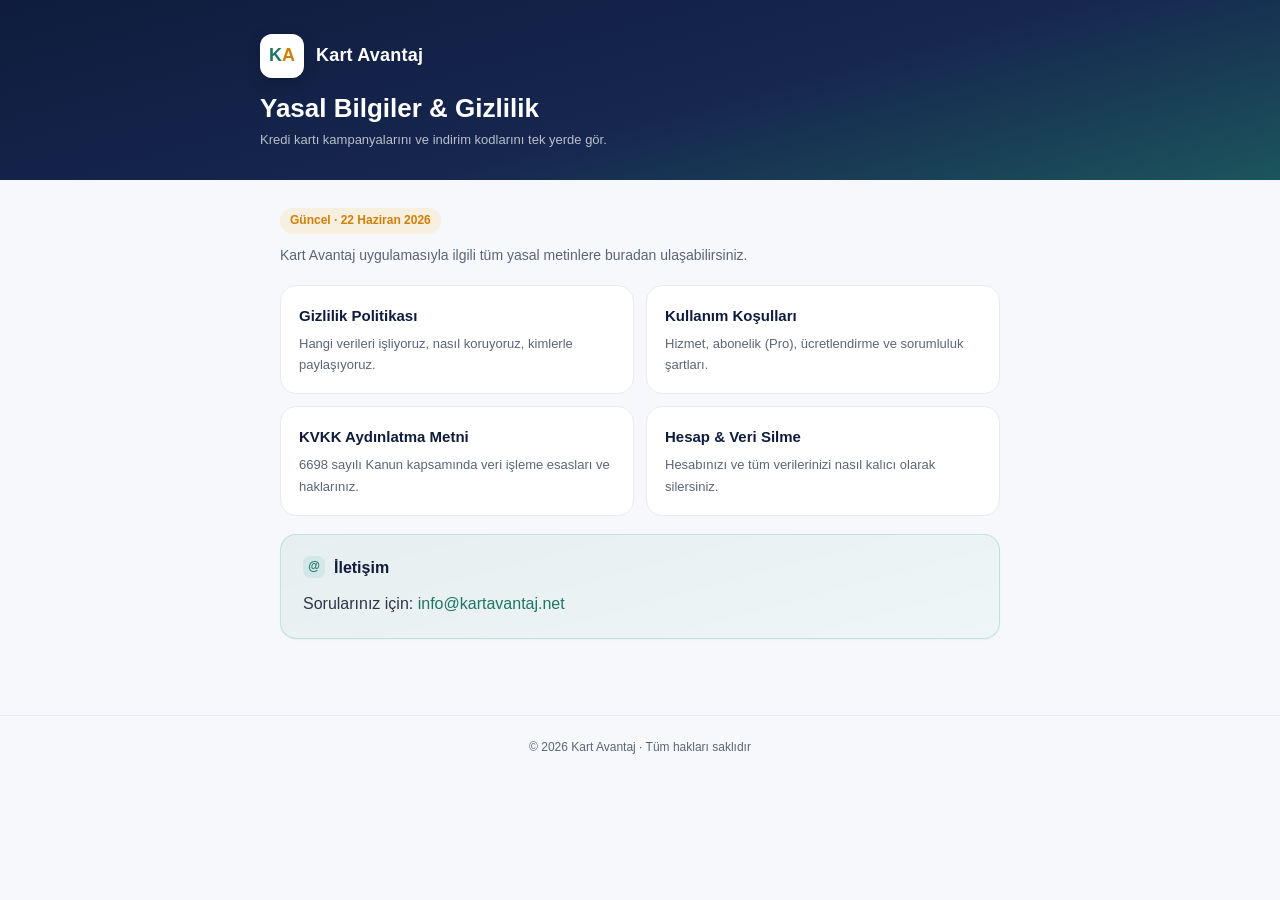
<file: index.html>
<!doctype html>
<html lang="tr">
<head>
<meta charset="utf-8">
<meta name="viewport" content="width=device-width, initial-scale=1">
<title>Kart Avantaj — Yasal Bilgiler</title>
<meta name="description" content="Kart Avantaj uygulamasının gizlilik politikası, kullanım koşulları, KVKK aydınlatma metni ve hesap silme bilgileri.">
<link rel="stylesheet" href="style.css">
</head>
<body>
<header class="header">
  <div class="wrap">
    <div class="brand">
      <span class="mark"><b>K</b><i>A</i></span>
      <span class="name">Kart Avantaj</span>
    </div>
    <h1>Yasal Bilgiler & Gizlilik</h1>
    <p class="sub">Kredi kartı kampanyalarını ve indirim kodlarını tek yerde gör.</p>
  </div>
</header>

<div class="container">
  <span class="pill">Güncel · 22 Haziran 2026</span>
  <p class="lede">Kart Avantaj uygulamasıyla ilgili tüm yasal metinlere buradan ulaşabilirsiniz.</p>

  <div class="index-grid">
    <a class="tile" href="gizlilik-politikasi.html">
      <div class="t">Gizlilik Politikası</div>
      <div class="d">Hangi verileri işliyoruz, nasıl koruyoruz, kimlerle paylaşıyoruz.</div>
    </a>
    <a class="tile" href="kullanim-kosullari.html">
      <div class="t">Kullanım Koşulları</div>
      <div class="d">Hizmet, abonelik (Pro), ücretlendirme ve sorumluluk şartları.</div>
    </a>
    <a class="tile" href="kvkk-aydinlatma.html">
      <div class="t">KVKK Aydınlatma Metni</div>
      <div class="d">6698 sayılı Kanun kapsamında veri işleme esasları ve haklarınız.</div>
    </a>
    <a class="tile" href="hesap-silme.html">
      <div class="t">Hesap & Veri Silme</div>
      <div class="d">Hesabınızı ve tüm verilerinizi nasıl kalıcı olarak silersiniz.</div>
    </a>
  </div>

  <div class="card contact" style="margin-top:18px">
    <h2><span class="n">@</span> İletişim</h2>
    <p>Sorularınız için: <a href="mailto:info@kartavantaj.net">info@kartavantaj.net</a></p>
  </div>
</div>

<div class="footer">© 2026 Kart Avantaj · Tüm hakları saklıdır</div>
</body>
</html>
</file>
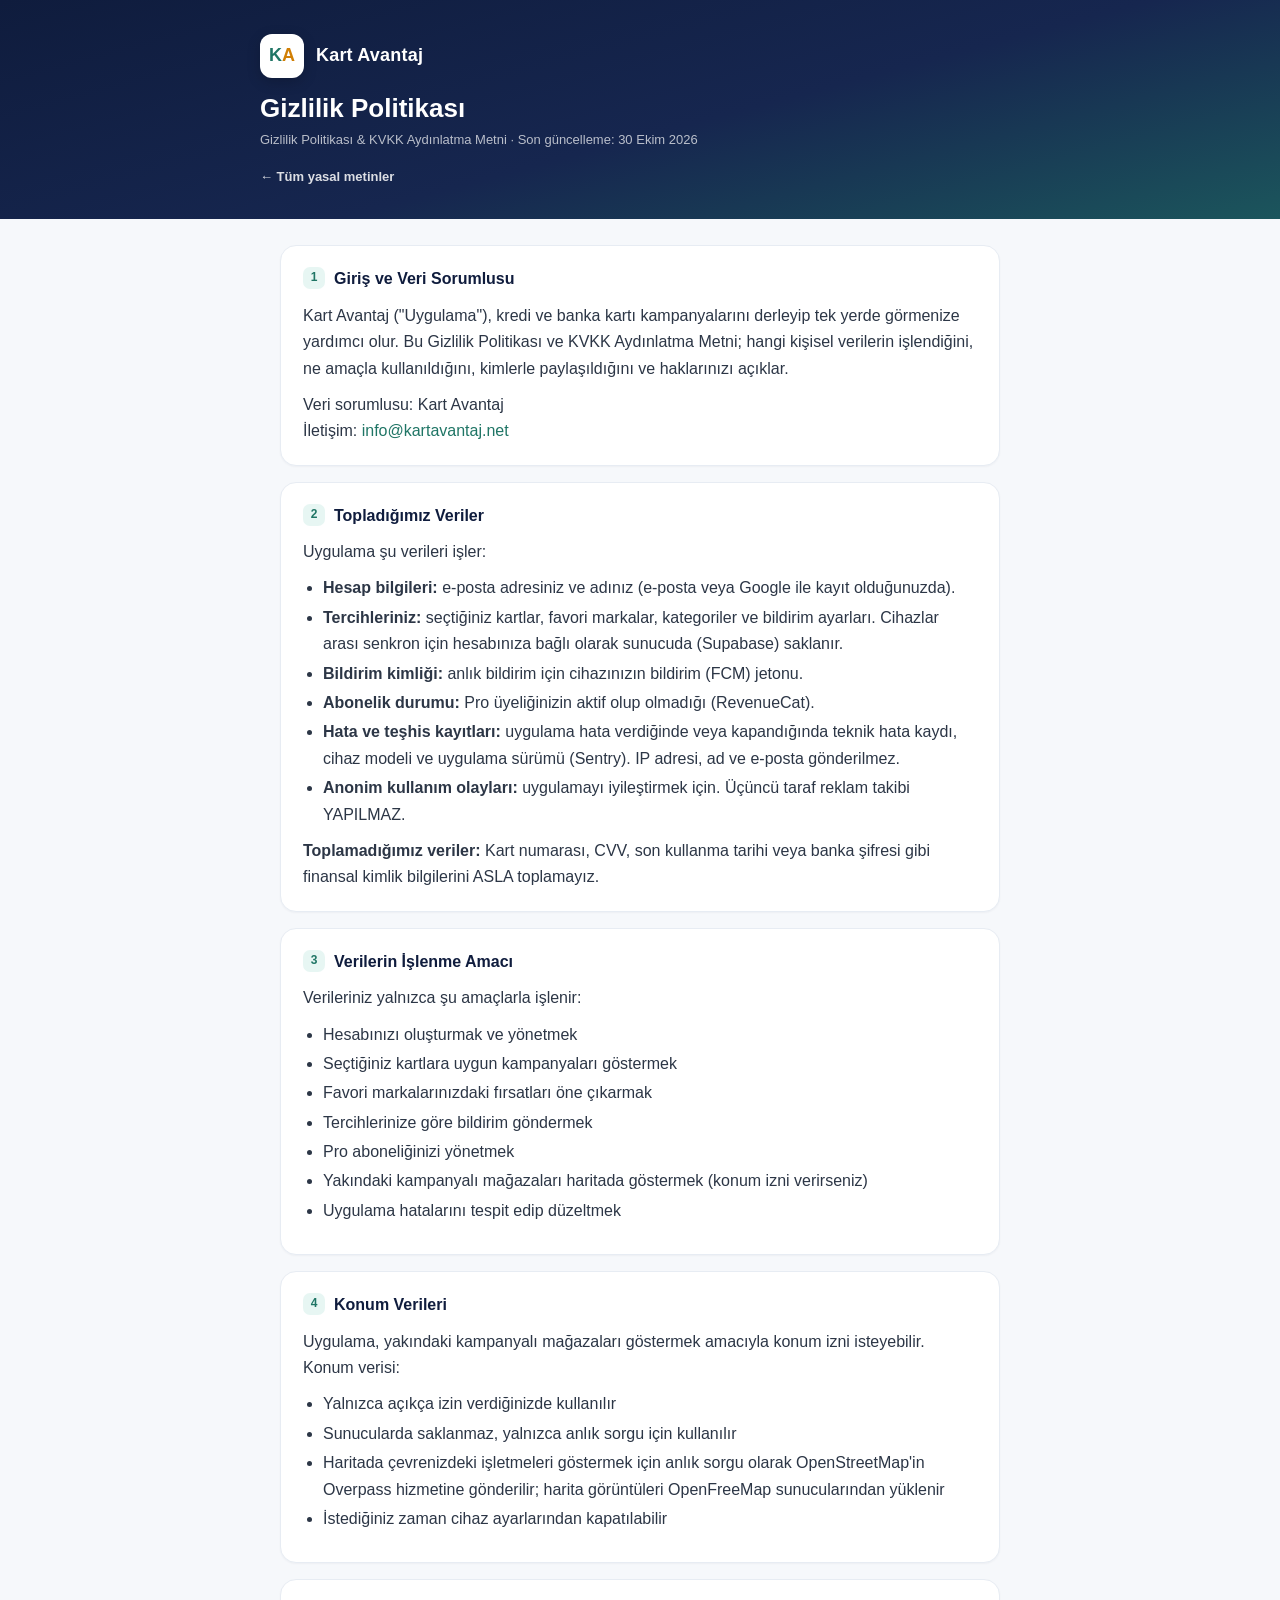
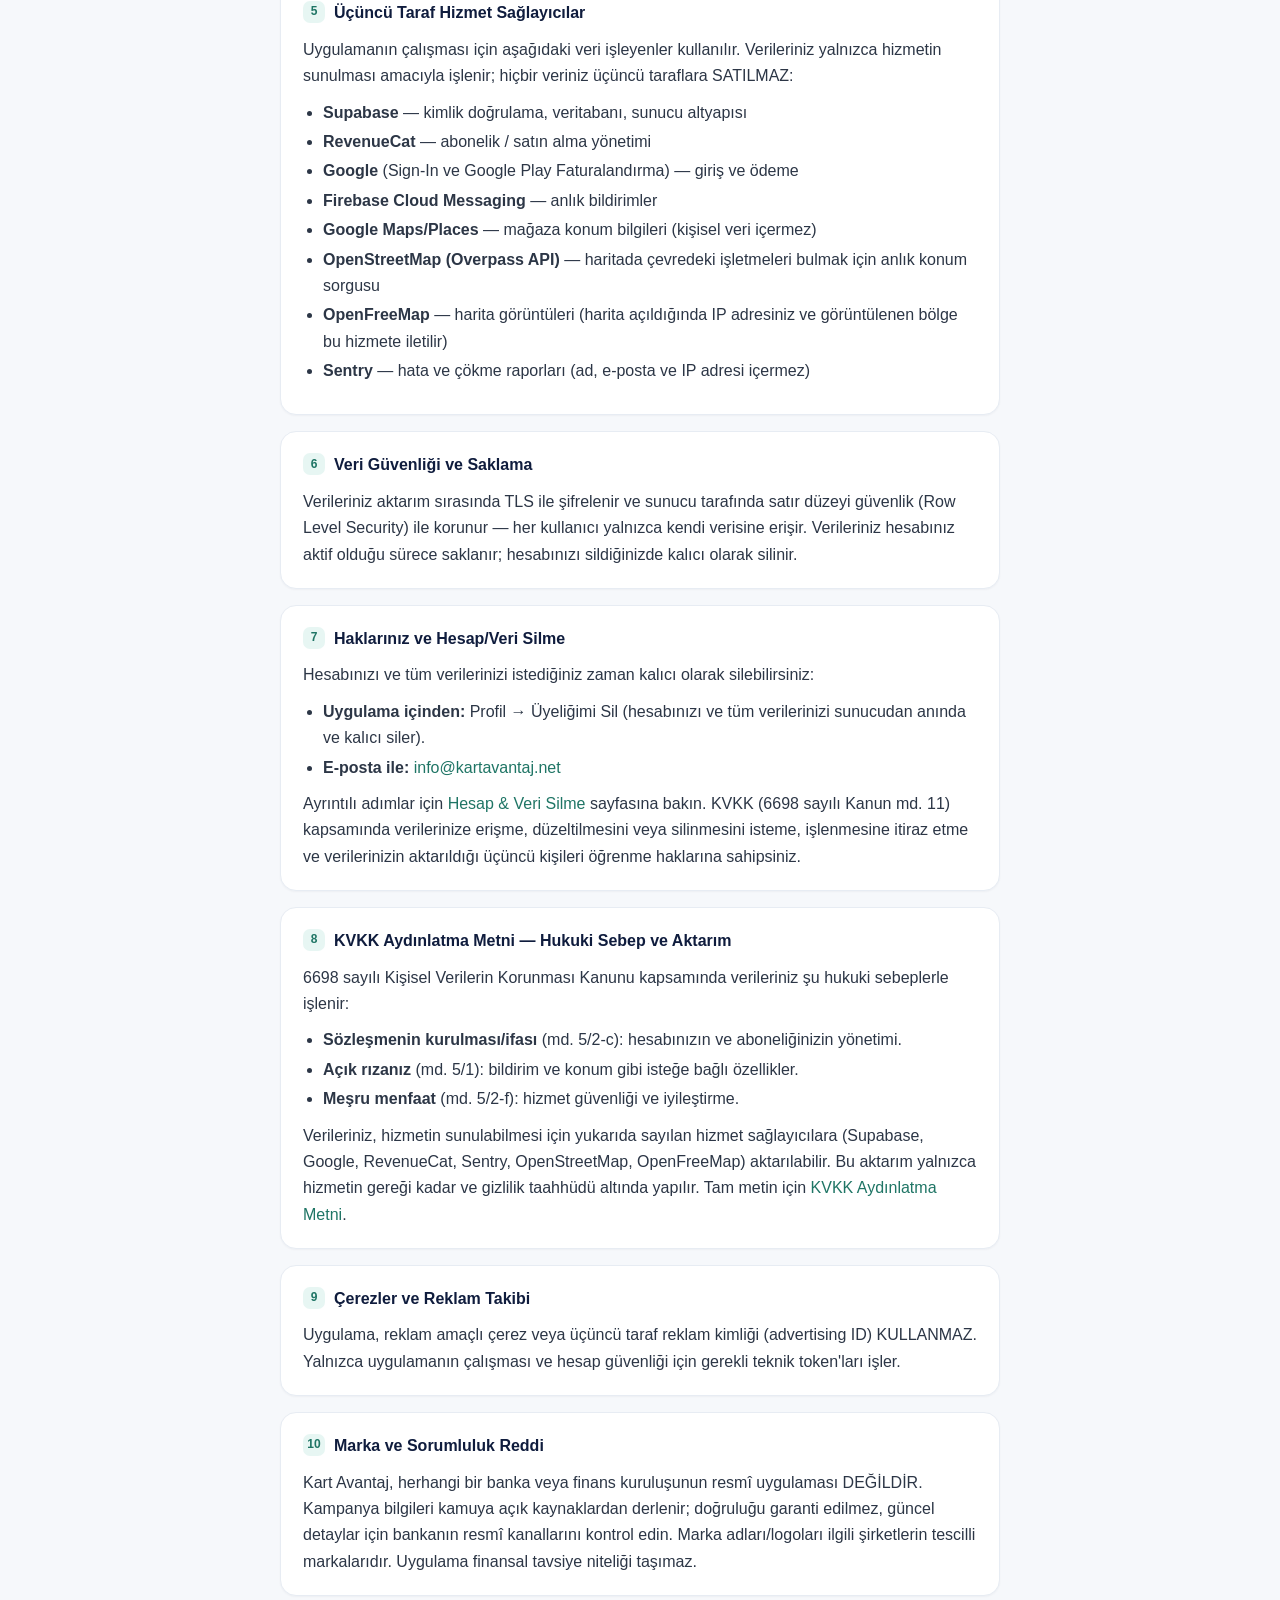
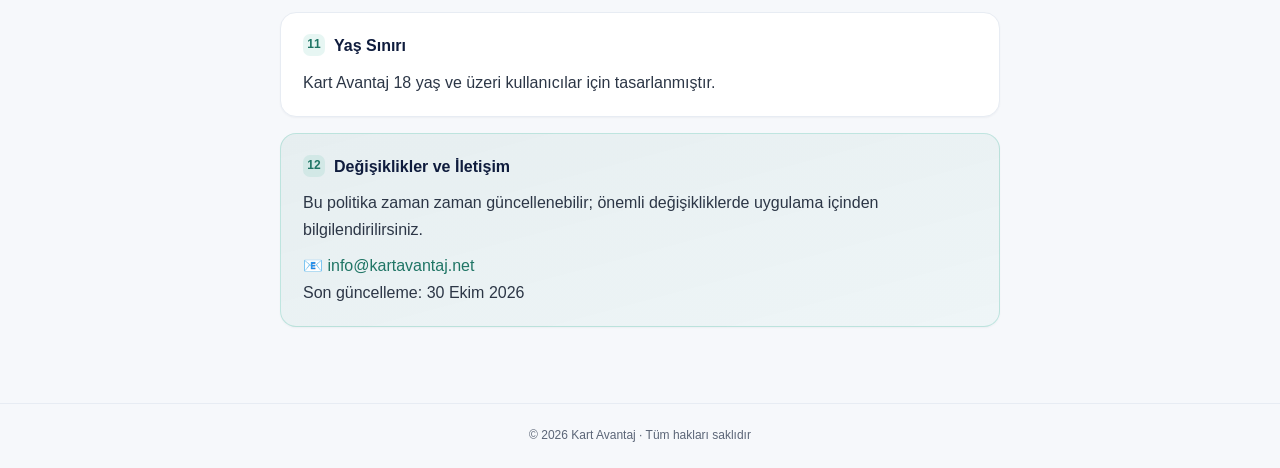
<file: gizlilik-politikasi.html>
<!doctype html>
<html lang="tr">
<head>
<meta charset="utf-8">
<meta name="viewport" content="width=device-width, initial-scale=1">
<title>Gizlilik Politikası — Kart Avantaj</title>
<meta name="description" content="Kart Avantaj gizlilik politikası: işlenen veriler, amaçlar, üçüncü taraflar, güvenlik ve haklarınız.">
<link rel="stylesheet" href="style.css">
</head>
<body>
<header class="header">
  <div class="wrap">
    <div class="brand"><span class="mark"><b>K</b><i>A</i></span><span class="name">Kart Avantaj</span></div>
    <h1>Gizlilik Politikası</h1>
    <p class="sub">Gizlilik Politikası & KVKK Aydınlatma Metni · Son güncelleme: 30 Ekim 2026</p>
    <a class="back" href="index.html">← Tüm yasal metinler</a>
  </div>
</header>

<div class="container">
  <div class="card"><h2><span class="n">1</span> Giriş ve Veri Sorumlusu</h2>
    <p>Kart Avantaj ("Uygulama"), kredi ve banka kartı kampanyalarını derleyip tek yerde görmenize yardımcı olur. Bu Gizlilik Politikası ve KVKK Aydınlatma Metni; hangi kişisel verilerin işlendiğini, ne amaçla kullanıldığını, kimlerle paylaşıldığını ve haklarınızı açıklar.</p>
    <p>Veri sorumlusu: Kart Avantaj<br>İletişim: <a href="mailto:info@kartavantaj.net">info@kartavantaj.net</a></p>
  </div>

  <div class="card"><h2><span class="n">2</span> Topladığımız Veriler</h2>
    <p>Uygulama şu verileri işler:</p>
    <ul>
      <li><b>Hesap bilgileri:</b> e-posta adresiniz ve adınız (e-posta veya Google ile kayıt olduğunuzda).</li>
      <li><b>Tercihleriniz:</b> seçtiğiniz kartlar, favori markalar, kategoriler ve bildirim ayarları. Cihazlar arası senkron için hesabınıza bağlı olarak sunucuda (Supabase) saklanır.</li>
      <li><b>Bildirim kimliği:</b> anlık bildirim için cihazınızın bildirim (FCM) jetonu.</li>
      <li><b>Abonelik durumu:</b> Pro üyeliğinizin aktif olup olmadığı (RevenueCat).</li>
      <li><b>Hata ve teşhis kayıtları:</b> uygulama hata verdiğinde veya kapandığında teknik hata kaydı, cihaz modeli ve uygulama sürümü (Sentry). IP adresi, ad ve e-posta gönderilmez.</li>
      <li><b>Anonim kullanım olayları:</b> uygulamayı iyileştirmek için. Üçüncü taraf reklam takibi YAPILMAZ.</li>
    </ul>
    <p><b>Toplamadığımız veriler:</b> Kart numarası, CVV, son kullanma tarihi veya banka şifresi gibi finansal kimlik bilgilerini ASLA toplamayız.</p>
  </div>

  <div class="card"><h2><span class="n">3</span> Verilerin İşlenme Amacı</h2>
    <p>Verileriniz yalnızca şu amaçlarla işlenir:</p>
    <ul>
      <li>Hesabınızı oluşturmak ve yönetmek</li>
      <li>Seçtiğiniz kartlara uygun kampanyaları göstermek</li>
      <li>Favori markalarınızdaki fırsatları öne çıkarmak</li>
      <li>Tercihlerinize göre bildirim göndermek</li>
      <li>Pro aboneliğinizi yönetmek</li>
      <li>Yakındaki kampanyalı mağazaları haritada göstermek (konum izni verirseniz)</li>
      <li>Uygulama hatalarını tespit edip düzeltmek</li>
    </ul>
  </div>

  <div class="card"><h2><span class="n">4</span> Konum Verileri</h2>
    <p>Uygulama, yakındaki kampanyalı mağazaları göstermek amacıyla konum izni isteyebilir. Konum verisi:</p>
    <ul>
      <li>Yalnızca açıkça izin verdiğinizde kullanılır</li>
      <li>Sunucularda saklanmaz, yalnızca anlık sorgu için kullanılır</li>
      <li>Haritada çevrenizdeki işletmeleri göstermek için anlık sorgu olarak OpenStreetMap'in Overpass hizmetine gönderilir; harita görüntüleri OpenFreeMap sunucularından yüklenir</li>
      <li>İstediğiniz zaman cihaz ayarlarından kapatılabilir</li>
    </ul>
  </div>

  <div class="card"><h2><span class="n">5</span> Üçüncü Taraf Hizmet Sağlayıcılar</h2>
    <p>Uygulamanın çalışması için aşağıdaki veri işleyenler kullanılır. Verileriniz yalnızca hizmetin sunulması amacıyla işlenir; hiçbir veriniz üçüncü taraflara SATILMAZ:</p>
    <ul>
      <li><b>Supabase</b> — kimlik doğrulama, veritabanı, sunucu altyapısı</li>
      <li><b>RevenueCat</b> — abonelik / satın alma yönetimi</li>
      <li><b>Google</b> (Sign-In ve Google Play Faturalandırma) — giriş ve ödeme</li>
      <li><b>Firebase Cloud Messaging</b> — anlık bildirimler</li>
      <li><b>Google Maps/Places</b> — mağaza konum bilgileri (kişisel veri içermez)</li>
      <li><b>OpenStreetMap (Overpass API)</b> — haritada çevredeki işletmeleri bulmak için anlık konum sorgusu</li>
      <li><b>OpenFreeMap</b> — harita görüntüleri (harita açıldığında IP adresiniz ve görüntülenen bölge bu hizmete iletilir)</li>
      <li><b>Sentry</b> — hata ve çökme raporları (ad, e-posta ve IP adresi içermez)</li>
    </ul>
  </div>

  <div class="card"><h2><span class="n">6</span> Veri Güvenliği ve Saklama</h2>
    <p>Verileriniz aktarım sırasında TLS ile şifrelenir ve sunucu tarafında satır düzeyi güvenlik (Row Level Security) ile korunur — her kullanıcı yalnızca kendi verisine erişir. Verileriniz hesabınız aktif olduğu sürece saklanır; hesabınızı sildiğinizde kalıcı olarak silinir.</p>
  </div>

  <div class="card"><h2><span class="n">7</span> Haklarınız ve Hesap/Veri Silme</h2>
    <p>Hesabınızı ve tüm verilerinizi istediğiniz zaman kalıcı olarak silebilirsiniz:</p>
    <ul>
      <li><b>Uygulama içinden:</b> Profil → Üyeliğimi Sil (hesabınızı ve tüm verilerinizi sunucudan anında ve kalıcı siler).</li>
      <li><b>E-posta ile:</b> <a href="mailto:info@kartavantaj.net">info@kartavantaj.net</a></li>
    </ul>
    <p>Ayrıntılı adımlar için <a href="hesap-silme.html">Hesap &amp; Veri Silme</a> sayfasına bakın. KVKK (6698 sayılı Kanun md. 11) kapsamında verilerinize erişme, düzeltilmesini veya silinmesini isteme, işlenmesine itiraz etme ve verilerinizin aktarıldığı üçüncü kişileri öğrenme haklarına sahipsiniz.</p>
  </div>

  <div class="card"><h2><span class="n">8</span> KVKK Aydınlatma Metni — Hukuki Sebep ve Aktarım</h2>
    <p>6698 sayılı Kişisel Verilerin Korunması Kanunu kapsamında verileriniz şu hukuki sebeplerle işlenir:</p>
    <ul>
      <li><b>Sözleşmenin kurulması/ifası</b> (md. 5/2-c): hesabınızın ve aboneliğinizin yönetimi.</li>
      <li><b>Açık rızanız</b> (md. 5/1): bildirim ve konum gibi isteğe bağlı özellikler.</li>
      <li><b>Meşru menfaat</b> (md. 5/2-f): hizmet güvenliği ve iyileştirme.</li>
    </ul>
    <p>Verileriniz, hizmetin sunulabilmesi için yukarıda sayılan hizmet sağlayıcılara (Supabase, Google, RevenueCat, Sentry, OpenStreetMap, OpenFreeMap) aktarılabilir. Bu aktarım yalnızca hizmetin gereği kadar ve gizlilik taahhüdü altında yapılır. Tam metin için <a href="kvkk-aydinlatma.html">KVKK Aydınlatma Metni</a>.</p>
  </div>

  <div class="card"><h2><span class="n">9</span> Çerezler ve Reklam Takibi</h2>
    <p>Uygulama, reklam amaçlı çerez veya üçüncü taraf reklam kimliği (advertising ID) KULLANMAZ. Yalnızca uygulamanın çalışması ve hesap güvenliği için gerekli teknik token'ları işler.</p>
  </div>

  <div class="card"><h2><span class="n">10</span> Marka ve Sorumluluk Reddi</h2>
    <p>Kart Avantaj, herhangi bir banka veya finans kuruluşunun resmî uygulaması DEĞİLDİR. Kampanya bilgileri kamuya açık kaynaklardan derlenir; doğruluğu garanti edilmez, güncel detaylar için bankanın resmî kanallarını kontrol edin. Marka adları/logoları ilgili şirketlerin tescilli markalarıdır. Uygulama finansal tavsiye niteliği taşımaz.</p>
  </div>

  <div class="card"><h2><span class="n">11</span> Yaş Sınırı</h2>
    <p>Kart Avantaj 18 yaş ve üzeri kullanıcılar için tasarlanmıştır.</p>
  </div>

  <div class="card contact"><h2><span class="n">12</span> Değişiklikler ve İletişim</h2>
    <p>Bu politika zaman zaman güncellenebilir; önemli değişikliklerde uygulama içinden bilgilendirilirsiniz.</p>
    <p>📧 <a href="mailto:info@kartavantaj.net">info@kartavantaj.net</a><br>Son güncelleme: 30 Ekim 2026</p>
  </div>
</div>

<div class="footer">© 2026 Kart Avantaj · Tüm hakları saklıdır</div>
</body>
</html>
</file>
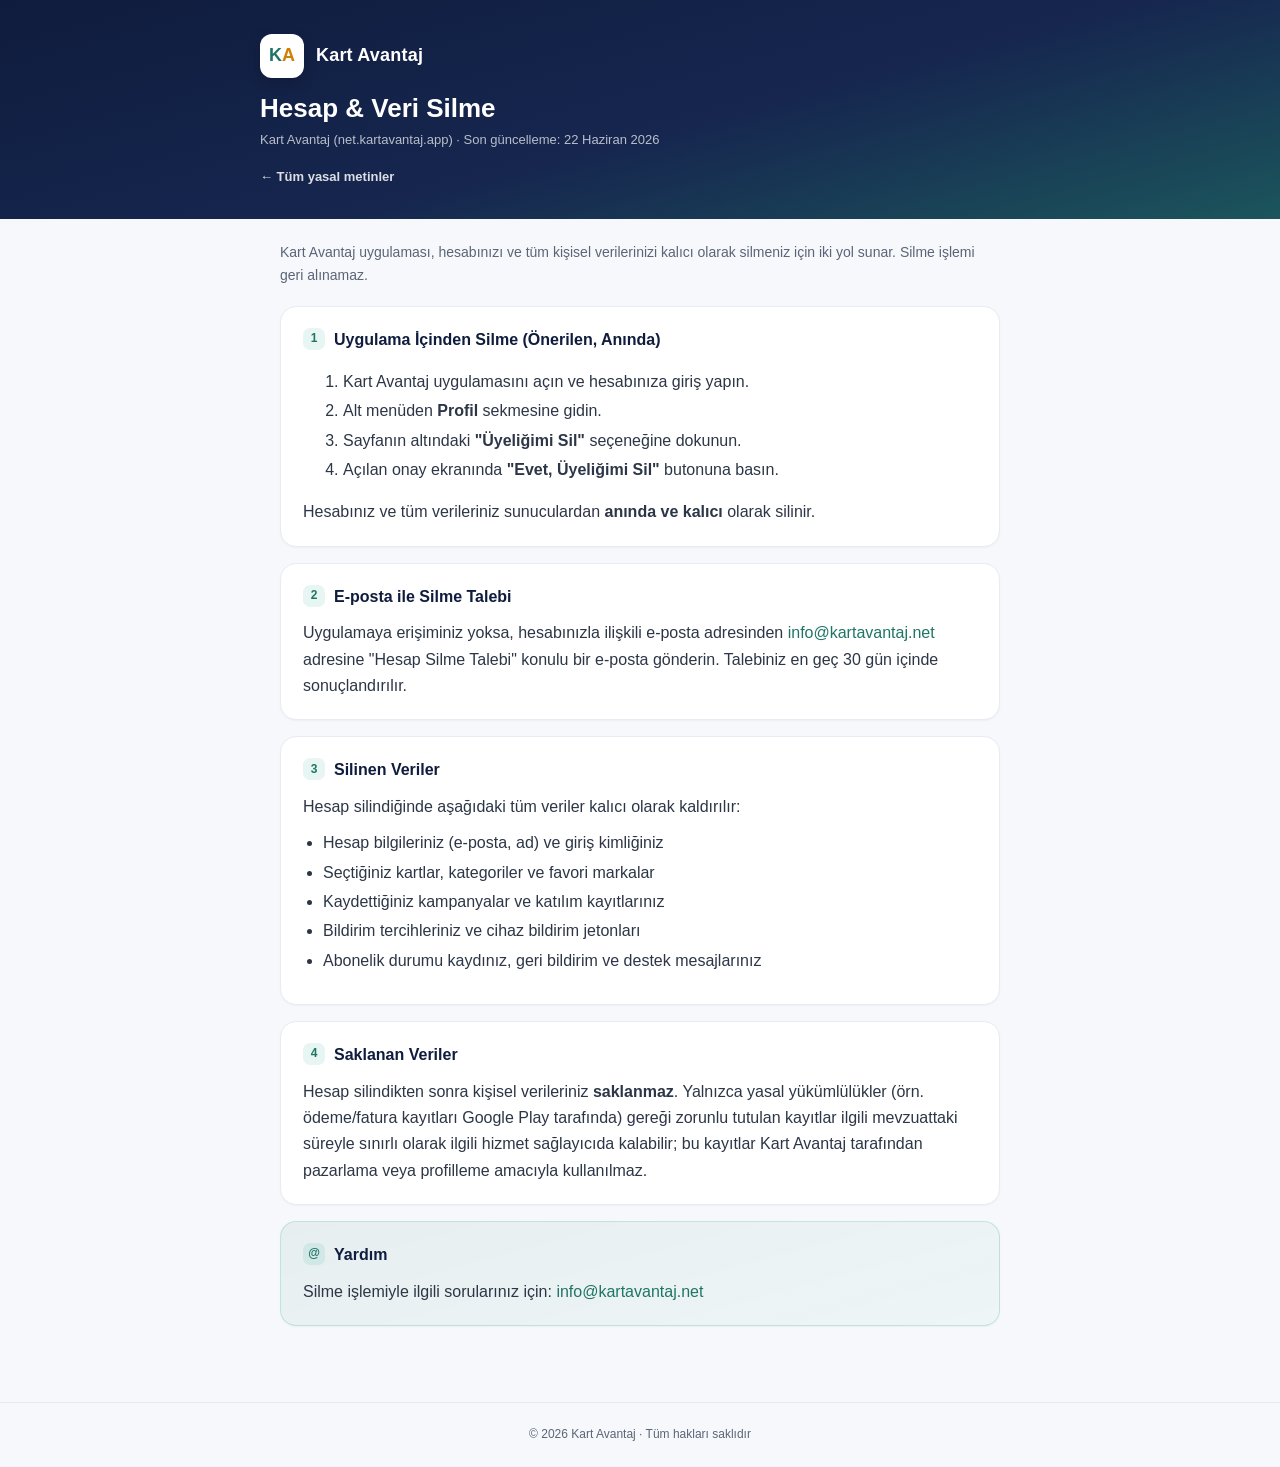
<file: hesap-silme.html>
<!doctype html>
<html lang="tr">
<head>
<meta charset="utf-8">
<meta name="viewport" content="width=device-width, initial-scale=1">
<title>Hesap & Veri Silme — Kart Avantaj</title>
<meta name="description" content="Kart Avantaj hesabınızı ve tüm kişisel verilerinizi nasıl kalıcı olarak silersiniz.">
<link rel="stylesheet" href="style.css">
</head>
<body>
<header class="header">
  <div class="wrap">
    <div class="brand"><span class="mark"><b>K</b><i>A</i></span><span class="name">Kart Avantaj</span></div>
    <h1>Hesap &amp; Veri Silme</h1>
    <p class="sub">Kart Avantaj (net.kartavantaj.app) · Son güncelleme: 22 Haziran 2026</p>
    <a class="back" href="index.html">← Tüm yasal metinler</a>
  </div>
</header>

<div class="container">
  <p class="lede">Kart Avantaj uygulaması, hesabınızı ve tüm kişisel verilerinizi kalıcı olarak silmeniz için iki yol sunar. Silme işlemi geri alınamaz.</p>

  <div class="card"><h2><span class="n">1</span> Uygulama İçinden Silme (Önerilen, Anında)</h2>
    <ol>
      <li>Kart Avantaj uygulamasını açın ve hesabınıza giriş yapın.</li>
      <li>Alt menüden <b>Profil</b> sekmesine gidin.</li>
      <li>Sayfanın altındaki <b>"Üyeliğimi Sil"</b> seçeneğine dokunun.</li>
      <li>Açılan onay ekranında <b>"Evet, Üyeliğimi Sil"</b> butonuna basın.</li>
    </ol>
    <p>Hesabınız ve tüm verileriniz sunuculardan <b>anında ve kalıcı</b> olarak silinir.</p>
  </div>

  <div class="card"><h2><span class="n">2</span> E-posta ile Silme Talebi</h2>
    <p>Uygulamaya erişiminiz yoksa, hesabınızla ilişkili e-posta adresinden <a href="mailto:info@kartavantaj.net?subject=Hesap%20Silme%20Talebi">info@kartavantaj.net</a> adresine "Hesap Silme Talebi" konulu bir e-posta gönderin. Talebiniz en geç 30 gün içinde sonuçlandırılır.</p>
  </div>

  <div class="card"><h2><span class="n">3</span> Silinen Veriler</h2>
    <p>Hesap silindiğinde aşağıdaki tüm veriler kalıcı olarak kaldırılır:</p>
    <ul>
      <li>Hesap bilgileriniz (e-posta, ad) ve giriş kimliğiniz</li>
      <li>Seçtiğiniz kartlar, kategoriler ve favori markalar</li>
      <li>Kaydettiğiniz kampanyalar ve katılım kayıtlarınız</li>
      <li>Bildirim tercihleriniz ve cihaz bildirim jetonları</li>
      <li>Abonelik durumu kaydınız, geri bildirim ve destek mesajlarınız</li>
    </ul>
  </div>

  <div class="card"><h2><span class="n">4</span> Saklanan Veriler</h2>
    <p>Hesap silindikten sonra kişisel verileriniz <b>saklanmaz</b>. Yalnızca yasal yükümlülükler (örn. ödeme/fatura kayıtları Google Play tarafında) gereği zorunlu tutulan kayıtlar ilgili mevzuattaki süreyle sınırlı olarak ilgili hizmet sağlayıcıda kalabilir; bu kayıtlar Kart Avantaj tarafından pazarlama veya profilleme amacıyla kullanılmaz.</p>
  </div>

  <div class="card contact"><h2><span class="n">@</span> Yardım</h2>
    <p>Silme işlemiyle ilgili sorularınız için: <a href="mailto:info@kartavantaj.net">info@kartavantaj.net</a></p>
  </div>
</div>

<div class="footer">© 2026 Kart Avantaj · Tüm hakları saklıdır</div>
</body>
</html>
</file>
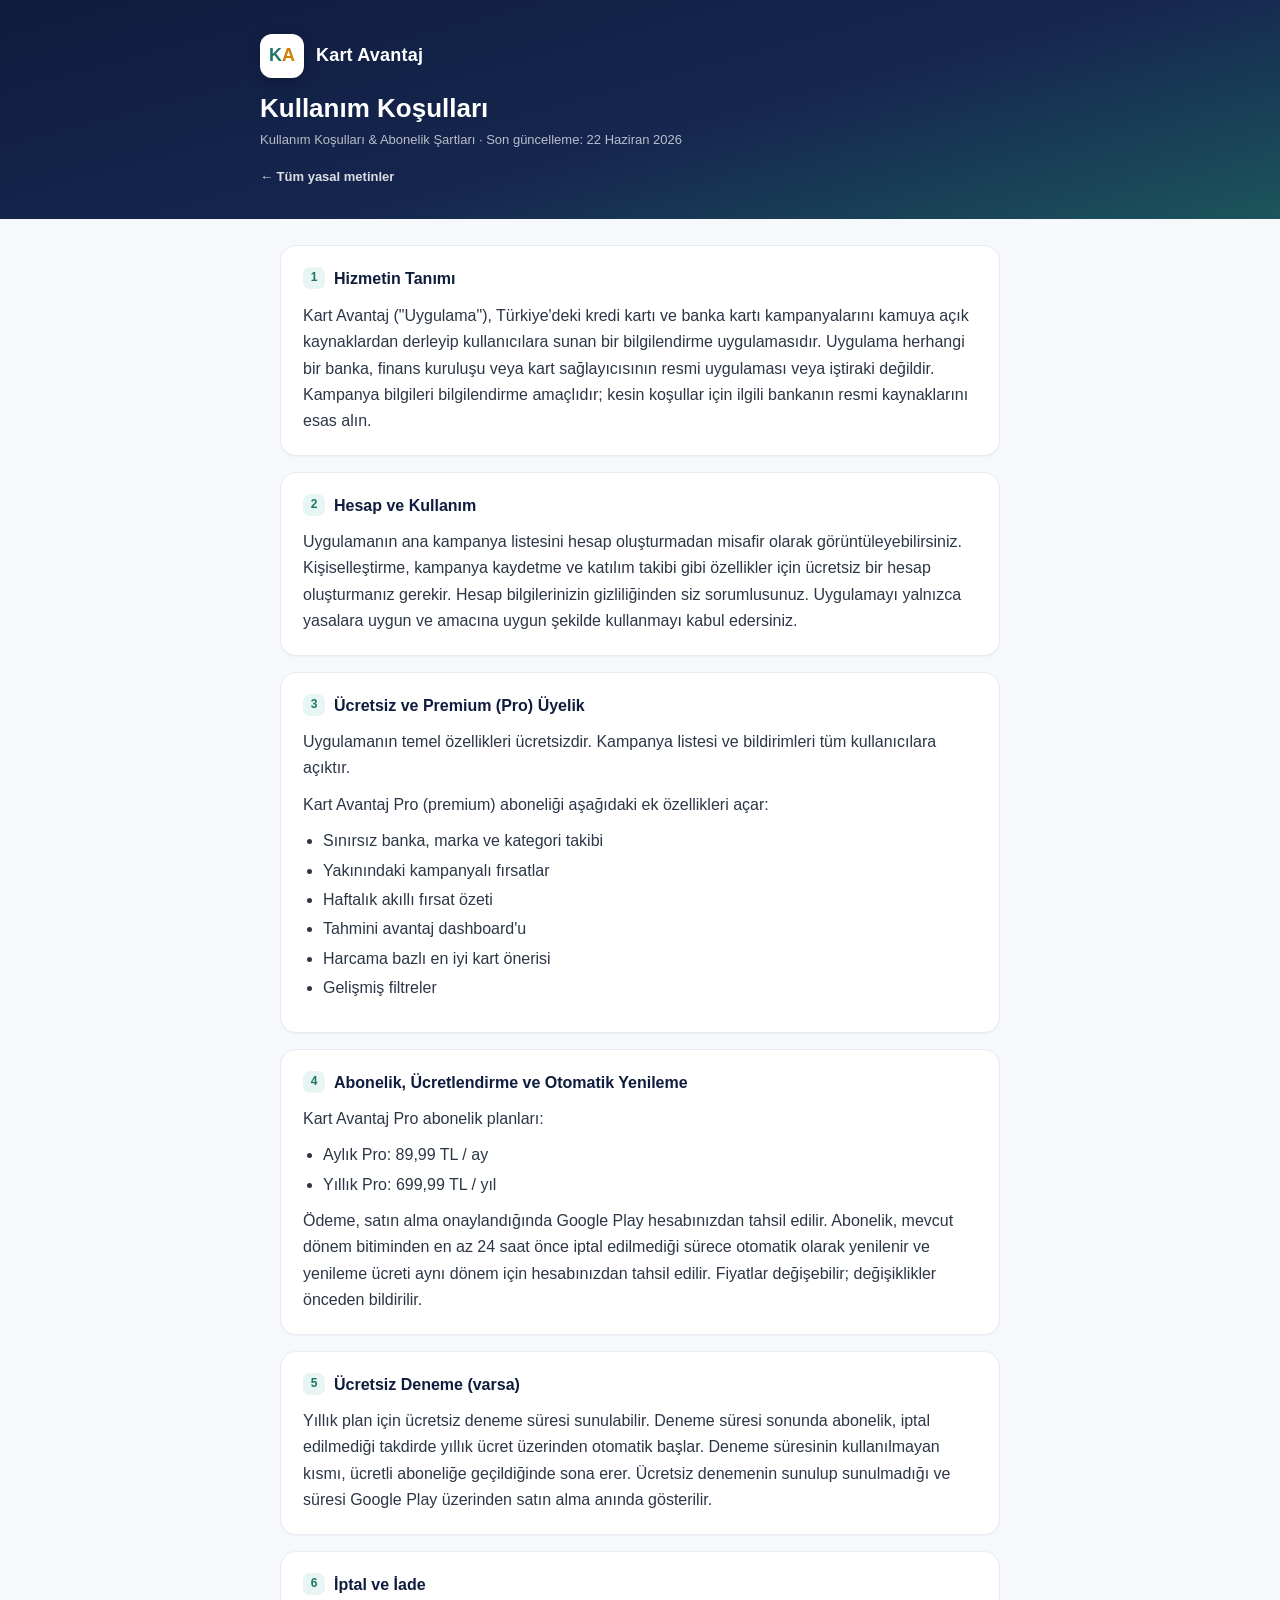
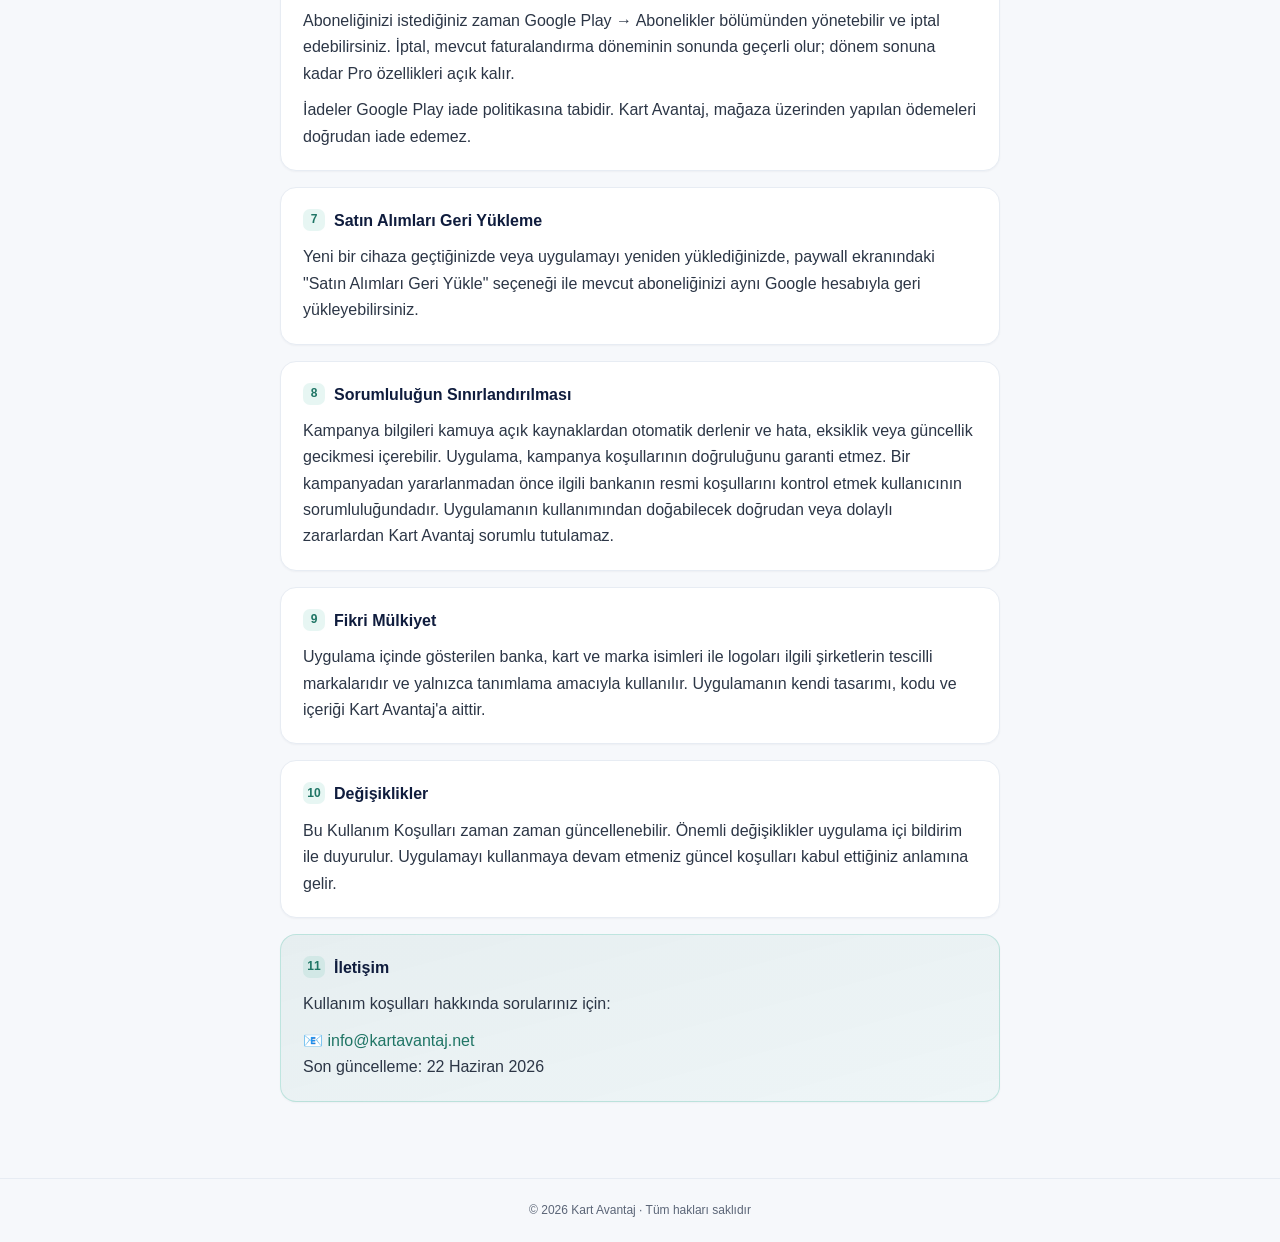
<file: kullanim-kosullari.html>
<!doctype html>
<html lang="tr">
<head>
<meta charset="utf-8">
<meta name="viewport" content="width=device-width, initial-scale=1">
<title>Kullanım Koşulları — Kart Avantaj</title>
<meta name="description" content="Kart Avantaj kullanım koşulları, abonelik (Pro) şartları, ücretlendirme, iptal ve sorumluluk.">
<link rel="stylesheet" href="style.css">
</head>
<body>
<header class="header">
  <div class="wrap">
    <div class="brand"><span class="mark"><b>K</b><i>A</i></span><span class="name">Kart Avantaj</span></div>
    <h1>Kullanım Koşulları</h1>
    <p class="sub">Kullanım Koşulları & Abonelik Şartları · Son güncelleme: 22 Haziran 2026</p>
    <a class="back" href="index.html">← Tüm yasal metinler</a>
  </div>
</header>

<div class="container">
  <div class="card"><h2><span class="n">1</span> Hizmetin Tanımı</h2>
    <p>Kart Avantaj ("Uygulama"), Türkiye'deki kredi kartı ve banka kartı kampanyalarını kamuya açık kaynaklardan derleyip kullanıcılara sunan bir bilgilendirme uygulamasıdır. Uygulama herhangi bir banka, finans kuruluşu veya kart sağlayıcısının resmi uygulaması veya iştiraki değildir. Kampanya bilgileri bilgilendirme amaçlıdır; kesin koşullar için ilgili bankanın resmi kaynaklarını esas alın.</p>
  </div>

  <div class="card"><h2><span class="n">2</span> Hesap ve Kullanım</h2>
    <p>Uygulamanın ana kampanya listesini hesap oluşturmadan misafir olarak görüntüleyebilirsiniz. Kişiselleştirme, kampanya kaydetme ve katılım takibi gibi özellikler için ücretsiz bir hesap oluşturmanız gerekir. Hesap bilgilerinizin gizliliğinden siz sorumlusunuz. Uygulamayı yalnızca yasalara uygun ve amacına uygun şekilde kullanmayı kabul edersiniz.</p>
  </div>

  <div class="card"><h2><span class="n">3</span> Ücretsiz ve Premium (Pro) Üyelik</h2>
    <p>Uygulamanın temel özellikleri ücretsizdir. Kampanya listesi ve bildirimleri tüm kullanıcılara açıktır.</p>
    <p>Kart Avantaj Pro (premium) aboneliği aşağıdaki ek özellikleri açar:</p>
    <ul>
      <li>Sınırsız banka, marka ve kategori takibi</li>
      <li>Yakınındaki kampanyalı fırsatlar</li>
      <li>Haftalık akıllı fırsat özeti</li>
      <li>Tahmini avantaj dashboard'u</li>
      <li>Harcama bazlı en iyi kart önerisi</li>
      <li>Gelişmiş filtreler</li>
    </ul>
  </div>

  <div class="card"><h2><span class="n">4</span> Abonelik, Ücretlendirme ve Otomatik Yenileme</h2>
    <p>Kart Avantaj Pro abonelik planları:</p>
    <ul>
      <li>Aylık Pro: 89,99 TL / ay</li>
      <li>Yıllık Pro: 699,99 TL / yıl</li>
    </ul>
    <p>Ödeme, satın alma onaylandığında Google Play hesabınızdan tahsil edilir. Abonelik, mevcut dönem bitiminden en az 24 saat önce iptal edilmediği sürece otomatik olarak yenilenir ve yenileme ücreti aynı dönem için hesabınızdan tahsil edilir. Fiyatlar değişebilir; değişiklikler önceden bildirilir.</p>
  </div>

  <div class="card"><h2><span class="n">5</span> Ücretsiz Deneme (varsa)</h2>
    <p>Yıllık plan için ücretsiz deneme süresi sunulabilir. Deneme süresi sonunda abonelik, iptal edilmediği takdirde yıllık ücret üzerinden otomatik başlar. Deneme süresinin kullanılmayan kısmı, ücretli aboneliğe geçildiğinde sona erer. Ücretsiz denemenin sunulup sunulmadığı ve süresi Google Play üzerinden satın alma anında gösterilir.</p>
  </div>

  <div class="card"><h2><span class="n">6</span> İptal ve İade</h2>
    <p>Aboneliğinizi istediğiniz zaman Google Play → Abonelikler bölümünden yönetebilir ve iptal edebilirsiniz. İptal, mevcut faturalandırma döneminin sonunda geçerli olur; dönem sonuna kadar Pro özellikleri açık kalır.</p>
    <p>İadeler Google Play iade politikasına tabidir. Kart Avantaj, mağaza üzerinden yapılan ödemeleri doğrudan iade edemez.</p>
  </div>

  <div class="card"><h2><span class="n">7</span> Satın Alımları Geri Yükleme</h2>
    <p>Yeni bir cihaza geçtiğinizde veya uygulamayı yeniden yüklediğinizde, paywall ekranındaki "Satın Alımları Geri Yükle" seçeneği ile mevcut aboneliğinizi aynı Google hesabıyla geri yükleyebilirsiniz.</p>
  </div>

  <div class="card"><h2><span class="n">8</span> Sorumluluğun Sınırlandırılması</h2>
    <p>Kampanya bilgileri kamuya açık kaynaklardan otomatik derlenir ve hata, eksiklik veya güncellik gecikmesi içerebilir. Uygulama, kampanya koşullarının doğruluğunu garanti etmez. Bir kampanyadan yararlanmadan önce ilgili bankanın resmi koşullarını kontrol etmek kullanıcının sorumluluğundadır. Uygulamanın kullanımından doğabilecek doğrudan veya dolaylı zararlardan Kart Avantaj sorumlu tutulamaz.</p>
  </div>

  <div class="card"><h2><span class="n">9</span> Fikri Mülkiyet</h2>
    <p>Uygulama içinde gösterilen banka, kart ve marka isimleri ile logoları ilgili şirketlerin tescilli markalarıdır ve yalnızca tanımlama amacıyla kullanılır. Uygulamanın kendi tasarımı, kodu ve içeriği Kart Avantaj'a aittir.</p>
  </div>

  <div class="card"><h2><span class="n">10</span> Değişiklikler</h2>
    <p>Bu Kullanım Koşulları zaman zaman güncellenebilir. Önemli değişiklikler uygulama içi bildirim ile duyurulur. Uygulamayı kullanmaya devam etmeniz güncel koşulları kabul ettiğiniz anlamına gelir.</p>
  </div>

  <div class="card contact"><h2><span class="n">11</span> İletişim</h2>
    <p>Kullanım koşulları hakkında sorularınız için:</p>
    <p>📧 <a href="mailto:info@kartavantaj.net">info@kartavantaj.net</a><br>Son güncelleme: 22 Haziran 2026</p>
  </div>
</div>

<div class="footer">© 2026 Kart Avantaj · Tüm hakları saklıdır</div>
</body>
</html>
</file>
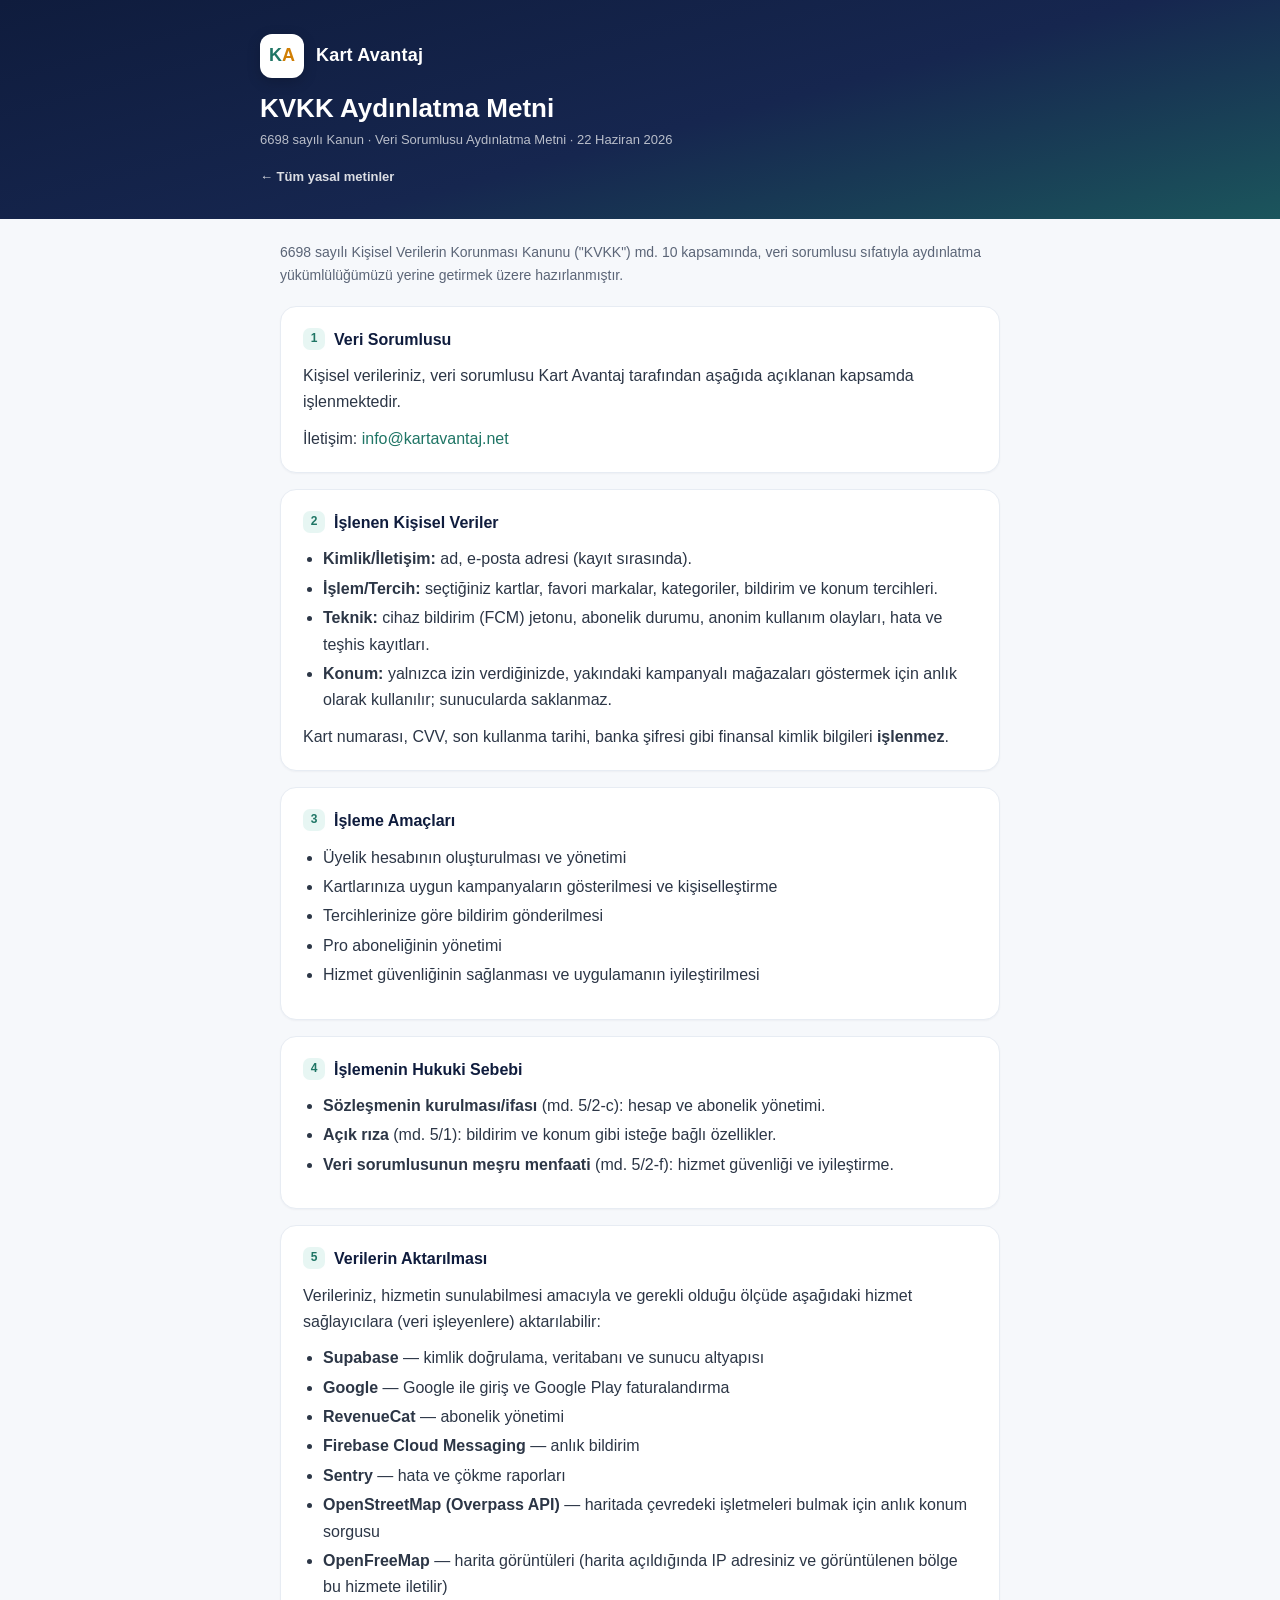
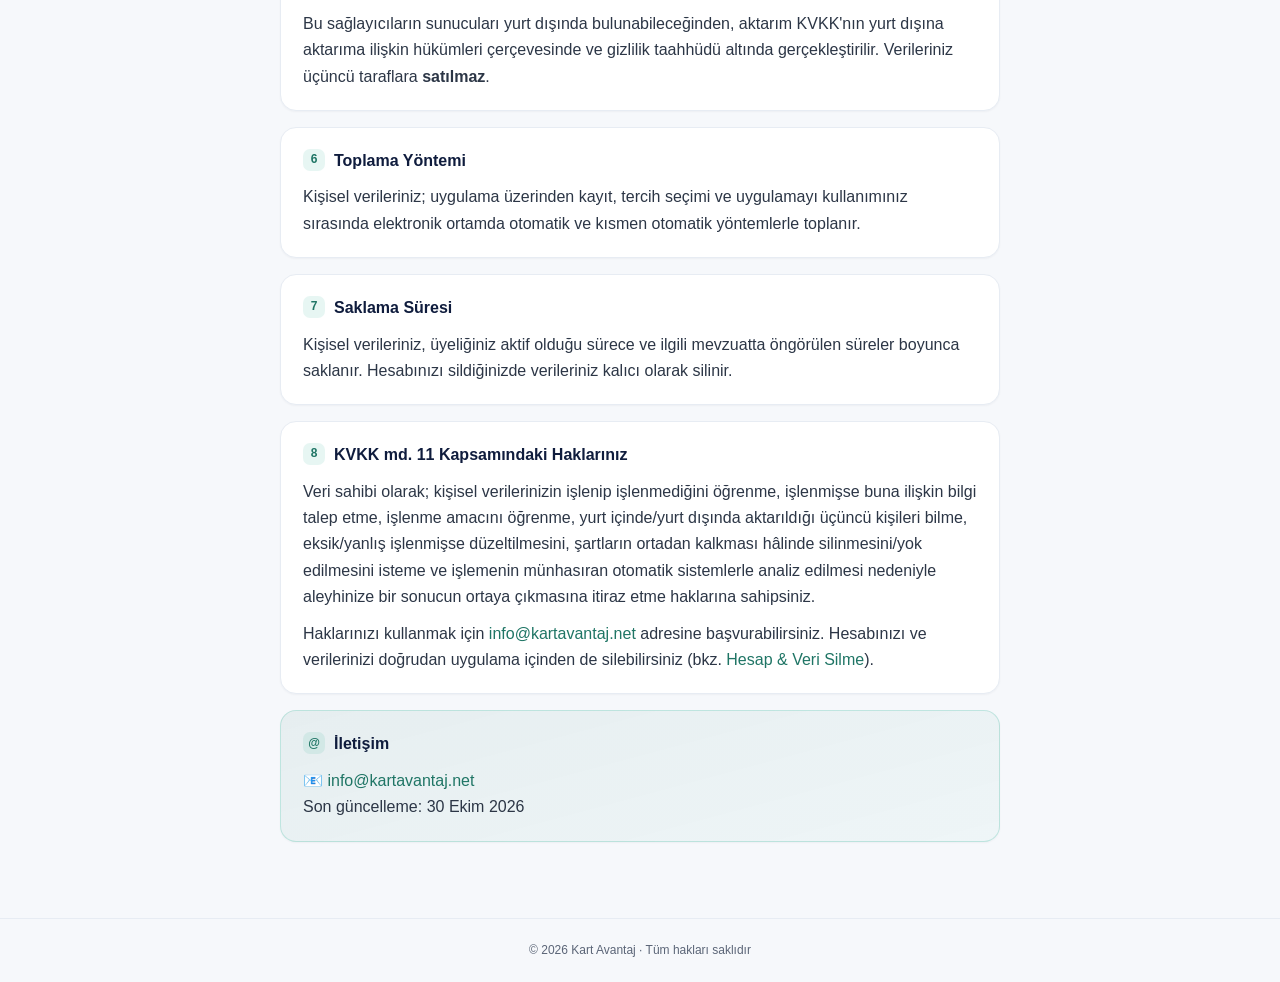
<file: kvkk-aydinlatma.html>
<!doctype html>
<html lang="tr">
<head>
<meta charset="utf-8">
<meta name="viewport" content="width=device-width, initial-scale=1">
<title>KVKK Aydınlatma Metni — Kart Avantaj</title>
<meta name="description" content="6698 sayılı Kişisel Verilerin Korunması Kanunu kapsamında Kart Avantaj aydınlatma metni.">
<link rel="stylesheet" href="style.css">
</head>
<body>
<header class="header">
  <div class="wrap">
    <div class="brand"><span class="mark"><b>K</b><i>A</i></span><span class="name">Kart Avantaj</span></div>
    <h1>KVKK Aydınlatma Metni</h1>
    <p class="sub">6698 sayılı Kanun · Veri Sorumlusu Aydınlatma Metni · 22 Haziran 2026</p>
    <a class="back" href="index.html">← Tüm yasal metinler</a>
  </div>
</header>

<div class="container">
  <p class="lede">6698 sayılı Kişisel Verilerin Korunması Kanunu ("KVKK") md. 10 kapsamında, veri sorumlusu sıfatıyla aydınlatma yükümlülüğümüzü yerine getirmek üzere hazırlanmıştır.</p>

  <div class="card"><h2><span class="n">1</span> Veri Sorumlusu</h2>
    <p>Kişisel verileriniz, veri sorumlusu Kart Avantaj tarafından aşağıda açıklanan kapsamda işlenmektedir.</p>
    <p>İletişim: <a href="mailto:info@kartavantaj.net">info@kartavantaj.net</a></p>
  </div>

  <div class="card"><h2><span class="n">2</span> İşlenen Kişisel Veriler</h2>
    <ul>
      <li><b>Kimlik/İletişim:</b> ad, e-posta adresi (kayıt sırasında).</li>
      <li><b>İşlem/Tercih:</b> seçtiğiniz kartlar, favori markalar, kategoriler, bildirim ve konum tercihleri.</li>
      <li><b>Teknik:</b> cihaz bildirim (FCM) jetonu, abonelik durumu, anonim kullanım olayları, hata ve teşhis kayıtları.</li>
      <li><b>Konum:</b> yalnızca izin verdiğinizde, yakındaki kampanyalı mağazaları göstermek için anlık olarak kullanılır; sunucularda saklanmaz.</li>
    </ul>
    <p>Kart numarası, CVV, son kullanma tarihi, banka şifresi gibi finansal kimlik bilgileri <b>işlenmez</b>.</p>
  </div>

  <div class="card"><h2><span class="n">3</span> İşleme Amaçları</h2>
    <ul>
      <li>Üyelik hesabının oluşturulması ve yönetimi</li>
      <li>Kartlarınıza uygun kampanyaların gösterilmesi ve kişiselleştirme</li>
      <li>Tercihlerinize göre bildirim gönderilmesi</li>
      <li>Pro aboneliğinin yönetimi</li>
      <li>Hizmet güvenliğinin sağlanması ve uygulamanın iyileştirilmesi</li>
    </ul>
  </div>

  <div class="card"><h2><span class="n">4</span> İşlemenin Hukuki Sebebi</h2>
    <ul>
      <li><b>Sözleşmenin kurulması/ifası</b> (md. 5/2-c): hesap ve abonelik yönetimi.</li>
      <li><b>Açık rıza</b> (md. 5/1): bildirim ve konum gibi isteğe bağlı özellikler.</li>
      <li><b>Veri sorumlusunun meşru menfaati</b> (md. 5/2-f): hizmet güvenliği ve iyileştirme.</li>
    </ul>
  </div>

  <div class="card"><h2><span class="n">5</span> Verilerin Aktarılması</h2>
    <p>Verileriniz, hizmetin sunulabilmesi amacıyla ve gerekli olduğu ölçüde aşağıdaki hizmet sağlayıcılara (veri işleyenlere) aktarılabilir:</p>
    <ul>
      <li><b>Supabase</b> — kimlik doğrulama, veritabanı ve sunucu altyapısı</li>
      <li><b>Google</b> — Google ile giriş ve Google Play faturalandırma</li>
      <li><b>RevenueCat</b> — abonelik yönetimi</li>
      <li><b>Firebase Cloud Messaging</b> — anlık bildirim</li>
      <li><b>Sentry</b> — hata ve çökme raporları</li>
      <li><b>OpenStreetMap (Overpass API)</b> — haritada çevredeki işletmeleri bulmak için anlık konum sorgusu</li>
      <li><b>OpenFreeMap</b> — harita görüntüleri (harita açıldığında IP adresiniz ve görüntülenen bölge bu hizmete iletilir)</li>
    </ul>
    <p>Bu sağlayıcıların sunucuları yurt dışında bulunabileceğinden, aktarım KVKK'nın yurt dışına aktarıma ilişkin hükümleri çerçevesinde ve gizlilik taahhüdü altında gerçekleştirilir. Verileriniz üçüncü taraflara <b>satılmaz</b>.</p>
  </div>

  <div class="card"><h2><span class="n">6</span> Toplama Yöntemi</h2>
    <p>Kişisel verileriniz; uygulama üzerinden kayıt, tercih seçimi ve uygulamayı kullanımınız sırasında elektronik ortamda otomatik ve kısmen otomatik yöntemlerle toplanır.</p>
  </div>

  <div class="card"><h2><span class="n">7</span> Saklama Süresi</h2>
    <p>Kişisel verileriniz, üyeliğiniz aktif olduğu sürece ve ilgili mevzuatta öngörülen süreler boyunca saklanır. Hesabınızı sildiğinizde verileriniz kalıcı olarak silinir.</p>
  </div>

  <div class="card"><h2><span class="n">8</span> KVKK md. 11 Kapsamındaki Haklarınız</h2>
    <p>Veri sahibi olarak; kişisel verilerinizin işlenip işlenmediğini öğrenme, işlenmişse buna ilişkin bilgi talep etme, işlenme amacını öğrenme, yurt içinde/yurt dışında aktarıldığı üçüncü kişileri bilme, eksik/yanlış işlenmişse düzeltilmesini, şartların ortadan kalkması hâlinde silinmesini/yok edilmesini isteme ve işlemenin münhasıran otomatik sistemlerle analiz edilmesi nedeniyle aleyhinize bir sonucun ortaya çıkmasına itiraz etme haklarına sahipsiniz.</p>
    <p>Haklarınızı kullanmak için <a href="mailto:info@kartavantaj.net">info@kartavantaj.net</a> adresine başvurabilirsiniz. Hesabınızı ve verilerinizi doğrudan uygulama içinden de silebilirsiniz (bkz. <a href="hesap-silme.html">Hesap &amp; Veri Silme</a>).</p>
  </div>

  <div class="card contact"><h2><span class="n">@</span> İletişim</h2>
    <p>📧 <a href="mailto:info@kartavantaj.net">info@kartavantaj.net</a><br>Son güncelleme: 30 Ekim 2026</p>
  </div>
</div>

<div class="footer">© 2026 Kart Avantaj · Tüm hakları saklıdır</div>
</body>
</html>
</file>
<file: style.css>
:root{
  --navy:#0F1C3D; --navy2:#16264f; --teal:#1F7565; --teal2:#36B89A;
  --gold:#F4C24A; --gold2:#D17F05; --ink:#1b2330; --muted:#5b6577;
  --bg:#f6f8fb; --card:#ffffff; --line:#e7ecf3;
}
*{box-sizing:border-box}
html{-webkit-text-size-adjust:100%}
body{
  margin:0; font-family:-apple-system,BlinkMacSystemFont,"Segoe UI",Roboto,Helvetica,Arial,sans-serif;
  color:var(--ink); background:var(--bg); line-height:1.65; font-size:16px;
}
a{color:var(--teal); text-decoration:none}
a:hover{text-decoration:underline}
.header{
  background:linear-gradient(165deg,var(--navy) 0%,var(--navy2) 55%,var(--teal) 130%);
  color:#fff; padding:34px 20px 30px;
}
.header .wrap{max-width:760px; margin:0 auto}
.brand{display:flex; align-items:center; gap:12px; margin-bottom:14px}
.brand .mark{
  width:44px; height:44px; border-radius:12px; background:#fff; color:var(--navy);
  display:flex; align-items:center; justify-content:center; font-weight:800; font-size:18px;
  box-shadow:0 4px 14px rgba(0,0,0,.18);
}
.brand .mark b{color:var(--teal)} .brand .mark i{color:var(--gold2); font-style:normal}
.brand .name{font-weight:800; font-size:18px; letter-spacing:.2px}
.header h1{margin:6px 0 4px; font-size:26px; line-height:1.25; font-weight:800}
.header .sub{color:rgba(255,255,255,.7); font-size:13px; margin:0}
.back{display:inline-block; margin-top:16px; color:rgba(255,255,255,.85); font-size:13px; font-weight:600}
.container{max-width:760px; margin:0 auto; padding:26px 20px 60px}
.card{
  background:var(--card); border:1px solid var(--line); border-radius:16px;
  padding:20px 22px; margin-bottom:16px; box-shadow:0 1px 2px rgba(16,28,61,.04);
}
.card h2{
  font-size:16px; margin:0 0 10px; color:var(--navy); display:flex; gap:9px; align-items:flex-start;
}
.card h2 .n{
  flex:0 0 auto; width:22px; height:22px; border-radius:7px; background:rgba(54,184,154,.12);
  color:var(--teal); font-size:12px; font-weight:800; display:flex; align-items:center; justify-content:center; margin-top:1px;
}
.card p{margin:0 0 10px; color:#2c3646; white-space:pre-line}
.card p:last-child{margin-bottom:0}
.card ul{margin:6px 0 10px; padding-left:20px} .card li{margin:3px 0; color:#2c3646}
.lede{color:var(--muted); font-size:14px; margin:-4px 0 18px}
.index-grid{display:grid; gap:12px; grid-template-columns:1fr}
@media(min-width:560px){.index-grid{grid-template-columns:1fr 1fr}}
.tile{
  display:block; background:var(--card); border:1px solid var(--line); border-radius:16px;
  padding:18px 18px; transition:transform .12s ease,box-shadow .12s ease; color:inherit;
}
.tile:hover{transform:translateY(-2px); box-shadow:0 8px 22px rgba(16,28,61,.10); text-decoration:none}
.tile .t{font-weight:800; color:var(--navy); font-size:15px; margin-bottom:4px}
.tile .d{color:var(--muted); font-size:13px}
.pill{display:inline-block; background:rgba(244,194,74,.16); color:var(--gold2); font-weight:700;
  font-size:12px; padding:3px 10px; border-radius:999px; margin-bottom:14px}
.footer{border-top:1px solid var(--line); text-align:center; color:var(--muted); font-size:12px; padding:22px}
.contact{background:linear-gradient(165deg,rgba(31,117,101,.07),rgba(54,184,154,.04));
  border-color:rgba(54,184,154,.25)}
code{background:#eef2f7; padding:2px 6px; border-radius:6px; font-size:13px}
</file>
